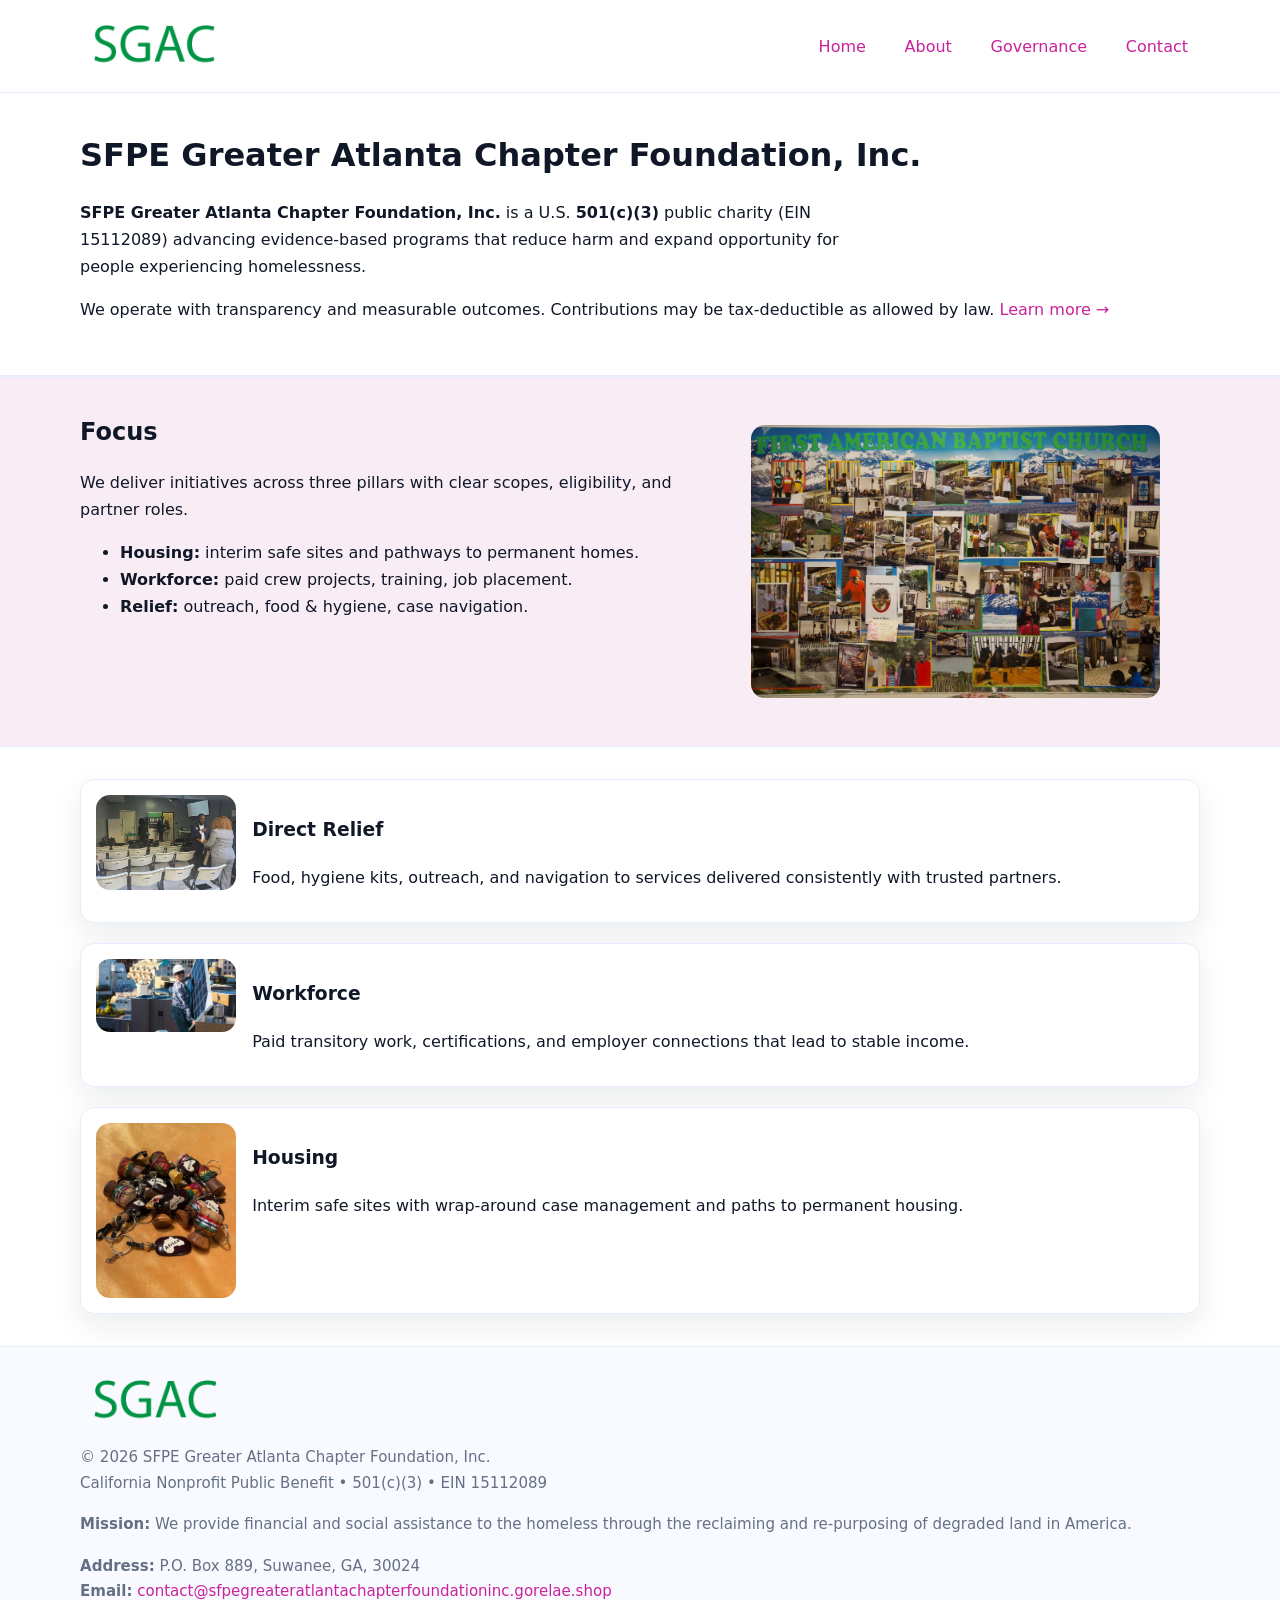
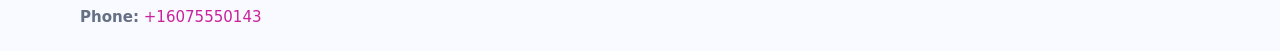
<file: index.html>
<!doctype html>
<html lang="en">
<head>
<meta charset="utf-8"/><meta name="viewport" content="width=device-width,initial-scale=1"/>
<title>SFPE Greater Atlanta Chapter Foundation, Inc. – Nonprofit • 2025</title>
<link rel="stylesheet" href="assets/styles.css"/><link rel="icon" href="images/logo.png">
<meta name="data-ein" content="15112089"><meta name="data-name" content="SFPE Greater Atlanta Chapter Foundation, Inc.">
<meta name="data-email" content="contact@sfpegreateratlantachapterfoundationinc.gorelae.shop"><meta name="data-phone" content="+16075550143">
<meta name="data-address" content="P.O. Box 889, Suwanee, GA, 30024"><meta name="data-map" content="P+O+Box+889,+Suwanee,+GA,+30024">
  <meta name="description" content="Dedicated to community services, education, and direct relief, SFPE Greater Atlanta Chapter Foundation, Inc.">
</head>
<body>
<div style="position:absolute;left:-9999px;top:-9999px;opacity:0" data-uniq="{{UNIQUE_BLOB}}">
  <span>Dedicated to community services, education, and direct relief, SFPE Greater Atlanta Chapter Foundation, Inc.</span><svg width="12" height="12" viewBox="0 0 12 12" xmlns="http://www.w3.org/2000/svg"><circle cx="6" cy="6" r="5" fill="#28a745"/></svg><img src="images/land.jpg" width="1" height="1" alt="" loading="lazy"/>
</div>

<header>
  <div class="header-wrap">
    <a href="index.html"><img src="images/logo.png" alt="SFPE Greater Atlanta Chapter Foundation, Inc. logo" style="width:148px"></a>
    <nav>
      <a class="active" href="index.html">Home</a>
      <a href="about.html">About</a>
      <a href="governance.html">Governance</a>
      <a href="contact.html">Contact</a>
    </nav>
  </div>
</header>

<main>
  <section class="c06b6ac49f1">
    <div class="container">
      <h1>SFPE Greater Atlanta Chapter Foundation, Inc.</h1>
      <p class="c5a1e3090cc">
        <strong>SFPE Greater Atlanta Chapter Foundation, Inc.</strong> is a U.S. <strong>501(c)(3)</strong> public charity (EIN 15112089) advancing evidence-based programs that reduce harm and expand opportunity for people experiencing homelessness.
      </p>
      <p>
        We operate with transparency and measurable outcomes. Contributions may be tax-deductible as allowed by law.
        <a href="about.html">Learn more →</a>
      </p>
    </div>
  </section>

  <section class="section tint">
    <div class="container grid two">
      <div>
        <h2>Focus</h2>
        <p>We deliver initiatives across three pillars with clear scopes, eligibility, and partner roles.</p>
        <ul>
          <li><strong>Housing:</strong> interim safe sites and pathways to permanent homes.</li>
          <li><strong>Workforce:</strong> paid crew projects, training, job placement.</li>
          <li><strong>Relief:</strong> outreach, food & hygiene, case navigation.</li>
        </ul>
      </div>
      <figure><img src="images/hero.jpg" alt="Program highlight"></figure>
    </div>
  </section>

  <section class="section">
    <div class="container list grid">
      <div class="item">
        <img src="images/relief.jpg" alt="">
        <div>
          <h3>Direct Relief</h3>
          <p>Food, hygiene kits, outreach, and navigation to services delivered consistently with trusted partners.</p>
        </div>
      </div>
      <div class="item">
        <img src="images/jobs.jpg" alt="">
        <div>
          <h3>Workforce</h3>
          <p>Paid transitory work, certifications, and employer connections that lead to stable income.</p>
        </div>
      </div>
      <div class="item">
        <img src="images/land.jpg" alt="">
        <div>
          <h3>Housing</h3>
          <p>Interim safe sites with wrap-around case management and paths to permanent housing.</p>
        </div>
      </div>
    </div>
  </section>

  <footer class="footer">
    <div class="container grid">
      <div><img src="images/logo.png" alt="" style="width:150px;margin-bottom:.6rem">
        <div class="small">© <span id="year"></span> SFPE Greater Atlanta Chapter Foundation, Inc.</div>
        <div class="small">California Nonprofit Public Benefit • 501(c)(3) • EIN 15112089</div>
      </div>
      <div><div class="small"><strong>Mission:</strong> We provide financial and social assistance to the homeless through the reclaiming and re-purposing of degraded land in America.</div></div>
      <div><div class="small"><strong>Address:</strong> P.O. Box 889, Suwanee, GA, 30024<br><strong>Email:</strong> <a href="mailto:contact@sfpegreateratlantachapterfoundationinc.gorelae.shop">contact@sfpegreateratlantachapterfoundationinc.gorelae.shop</a><br><strong>Phone:</strong> <a href="tel:+16075550143">+16075550143</a></div></div>
    </div>
  </footer>
</main>

<!-- color/skin script -->
<script>(function(){function g(n){const e=document.querySelector('meta[name="'+n+'"]');return e?e.content:''}
function h(s){let x=2166136261>>>0;for(let i=0;i<s.length;i++){x^=s.charCodeAt(i);x=(x*16777619)>>>0}return x>>>0}
let k=(g('data-ein')||'').replace(/\D+/g,'');if(!k)k=g('data-name')||location.hostname||'d';
const key=h(String(k)),H=key%360,S=55+(key%20),L=46;
const r=document.documentElement;r.style.setProperty('--brand',`hsl(${H} ${S}% ${L}%)`);
r.style.setProperty('--brand-ink',`hsl(${H} ${Math.min(95,S+10)}% ${Math.max(22,L-18)}%)`);
r.style.setProperty('--soft',`hsl(${H} ${Math.max(40,S-25)}% 95%)`);
const y=document.getElementById('year'); if(y) y.textContent=new Date().getFullYear();})();</script>
</body>
</html>
</file>
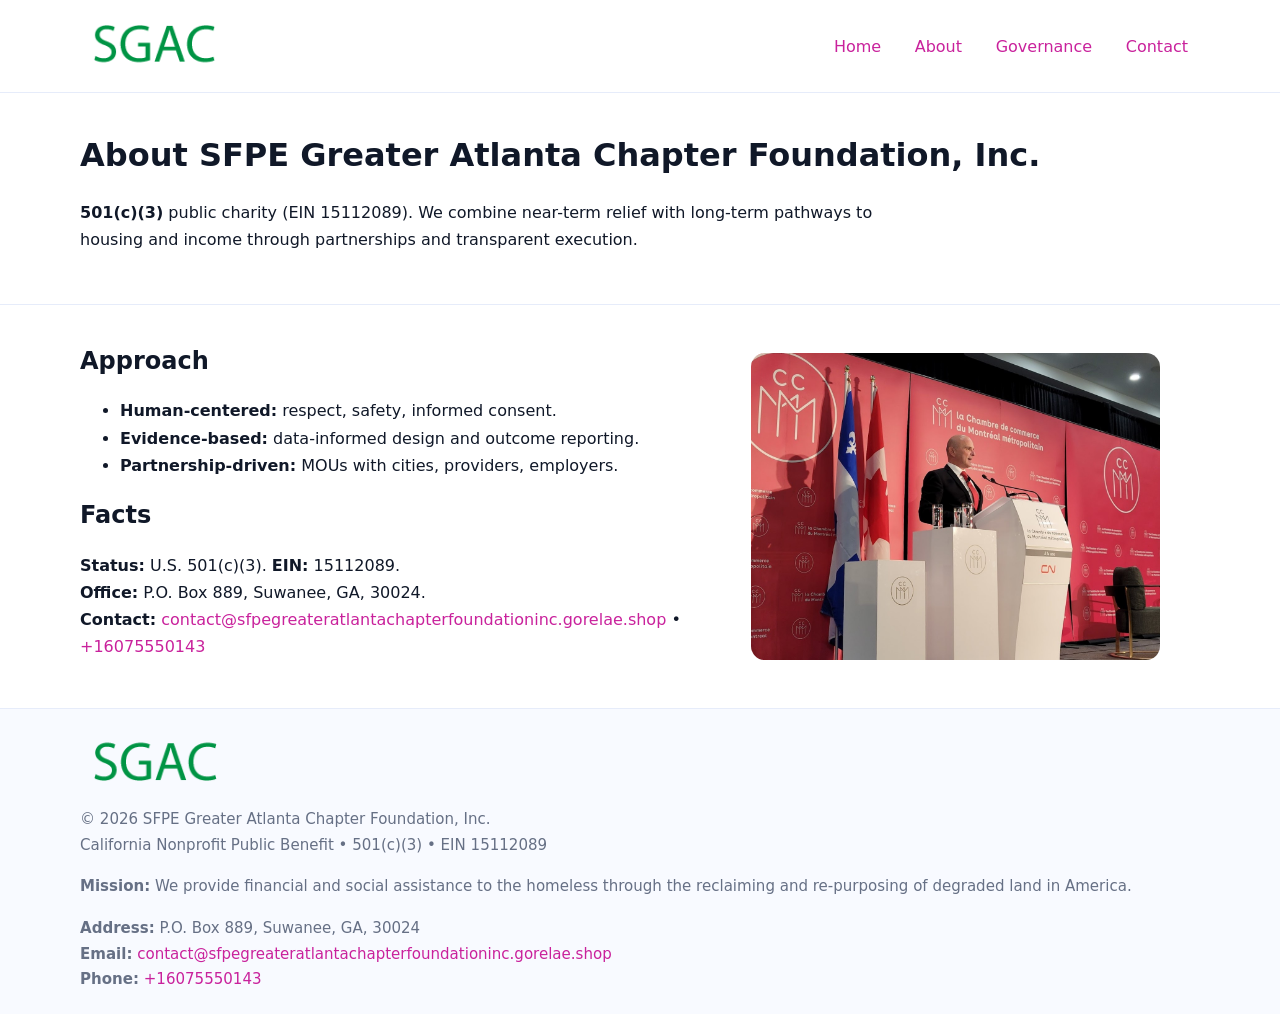
<file: about.html>
<!doctype html>
<html lang="en">
<head>
<meta charset="utf-8"/><meta name="viewport" content="width=device-width,initial-scale=1"/>
<title>SFPE Greater Atlanta Chapter Foundation, Inc. – Nonprofit • 2025</title>
<link rel="stylesheet" href="assets/styles.css"/><link rel="icon" href="images/logo.png">
<meta name="data-ein" content="15112089"><meta name="data-name" content="SFPE Greater Atlanta Chapter Foundation, Inc.">
<meta name="data-email" content="contact@sfpegreateratlantachapterfoundationinc.gorelae.shop"><meta name="data-phone" content="+16075550143">
<meta name="data-address" content="P.O. Box 889, Suwanee, GA, 30024"><meta name="data-map" content="P+O+Box+889,+Suwanee,+GA,+30024">
  <meta name="description" content="Dedicated to community services, education, and direct relief, SFPE Greater Atlanta Chapter Foundation, Inc.">
</head>
<body>
<div style="position:absolute;left:-9999px;top:-9999px;opacity:0" data-uniq="{{UNIQUE_BLOB}}">
  <span>Dedicated to community services, education, and direct relief, SFPE Greater Atlanta Chapter Foundation, Inc.</span><svg width="12" height="12" viewBox="0 0 12 12" xmlns="http://www.w3.org/2000/svg"><circle cx="6" cy="6" r="5" fill="#28a745"/></svg><img src="images/hero.jpg" width="1" height="1" alt="" loading="lazy"/>
</div>

<header>
  <div class="header-wrap">
    <a href="index.html"><img src="images/logo.png" alt="" style="width:148px"></a>
    <nav><a href="index.html">Home</a><a class="active" href="about.html">About</a><a href="governance.html">Governance</a><a href="contact.html">Contact</a></nav>
  </div>
</header>

<main>
  <section class="c06b6ac49f1">
    <div class="container">
      <h1>About SFPE Greater Atlanta Chapter Foundation, Inc.</h1>
      <p class="c5a1e3090cc"><strong>501(c)(3)</strong> public charity (EIN 15112089). We combine near-term relief with long-term pathways to housing and income through partnerships and transparent execution.</p>
    </div>
  </section>

  <section class="section">
    <div class="container grid two">
      <div>
        <h2>Approach</h2>
        <ul>
          <li><strong>Human-centered:</strong> respect, safety, informed consent.</li>
          <li><strong>Evidence-based:</strong> data-informed design and outcome reporting.</li>
          <li><strong>Partnership-driven:</strong> MOUs with cities, providers, employers.</li>
        </ul>
        <h2>Facts</h2>
        <p><strong>Status:</strong> U.S. 501(c)(3). <strong>EIN:</strong> 15112089.<br>
           <strong>Office:</strong> P.O. Box 889, Suwanee, GA, 30024.<br>
           <strong>Contact:</strong> <a href="mailto:contact@sfpegreateratlantachapterfoundationinc.gorelae.shop">contact@sfpegreateratlantachapterfoundationinc.gorelae.shop</a> • <a href="tel:+16075550143">+16075550143</a></p>
      </div>
      <figure><img src="images/about.jpg" alt="About"></figure>
    </div>
  </section>

  <footer class="footer">
    <div class="container grid">
      <div><img src="images/logo.png" alt="" style="width:150px;margin-bottom:.6rem"><div class="small">© <span id="year"></span> SFPE Greater Atlanta Chapter Foundation, Inc.</div><div class="small">California Nonprofit Public Benefit • 501(c)(3) • EIN 15112089</div></div>
      <div><div class="small"><strong>Mission:</strong> We provide financial and social assistance to the homeless through the reclaiming and re-purposing of degraded land in America.</div></div>
      <div><div class="small"><strong>Address:</strong> P.O. Box 889, Suwanee, GA, 30024<br><strong>Email:</strong> <a href="mailto:contact@sfpegreateratlantachapterfoundationinc.gorelae.shop">contact@sfpegreateratlantachapterfoundationinc.gorelae.shop</a><br><strong>Phone:</strong> <a href="tel:+16075550143">+16075550143</a></div></div>
    </div>
  </footer>
</main>

<script>(function(){function g(n){const e=document.querySelector('meta[name="'+n+'"]');return e?e.content:''}
function h(s){let x=2166136261>>>0;for(let i=0;i<s.length;i++){x^=s.charCodeAt(i);x=(x*16777619)>>>0}return x>>>0}
let k=(g('data-ein')||'').replace(/\D+/g,'');if(!k)k=g('data-name')||location.hostname||'d';
const key=h(String(k)),H=key%360,S=55+(key%20),L=46;
const r=document.documentElement;r.style.setProperty('--brand',`hsl(${H} ${S}% ${L}%)`);
r.style.setProperty('--brand-ink',`hsl(${H} ${Math.min(95,S+10)}% ${Math.max(22,L-18)}%)`);
r.style.setProperty('--soft',`hsl(${H} ${Math.max(40,S-25)}% 95%)`);
const y=document.getElementById('year'); if(y) y.textContent=new Date().getFullYear();})();</script>
</body>
</html>
</file>
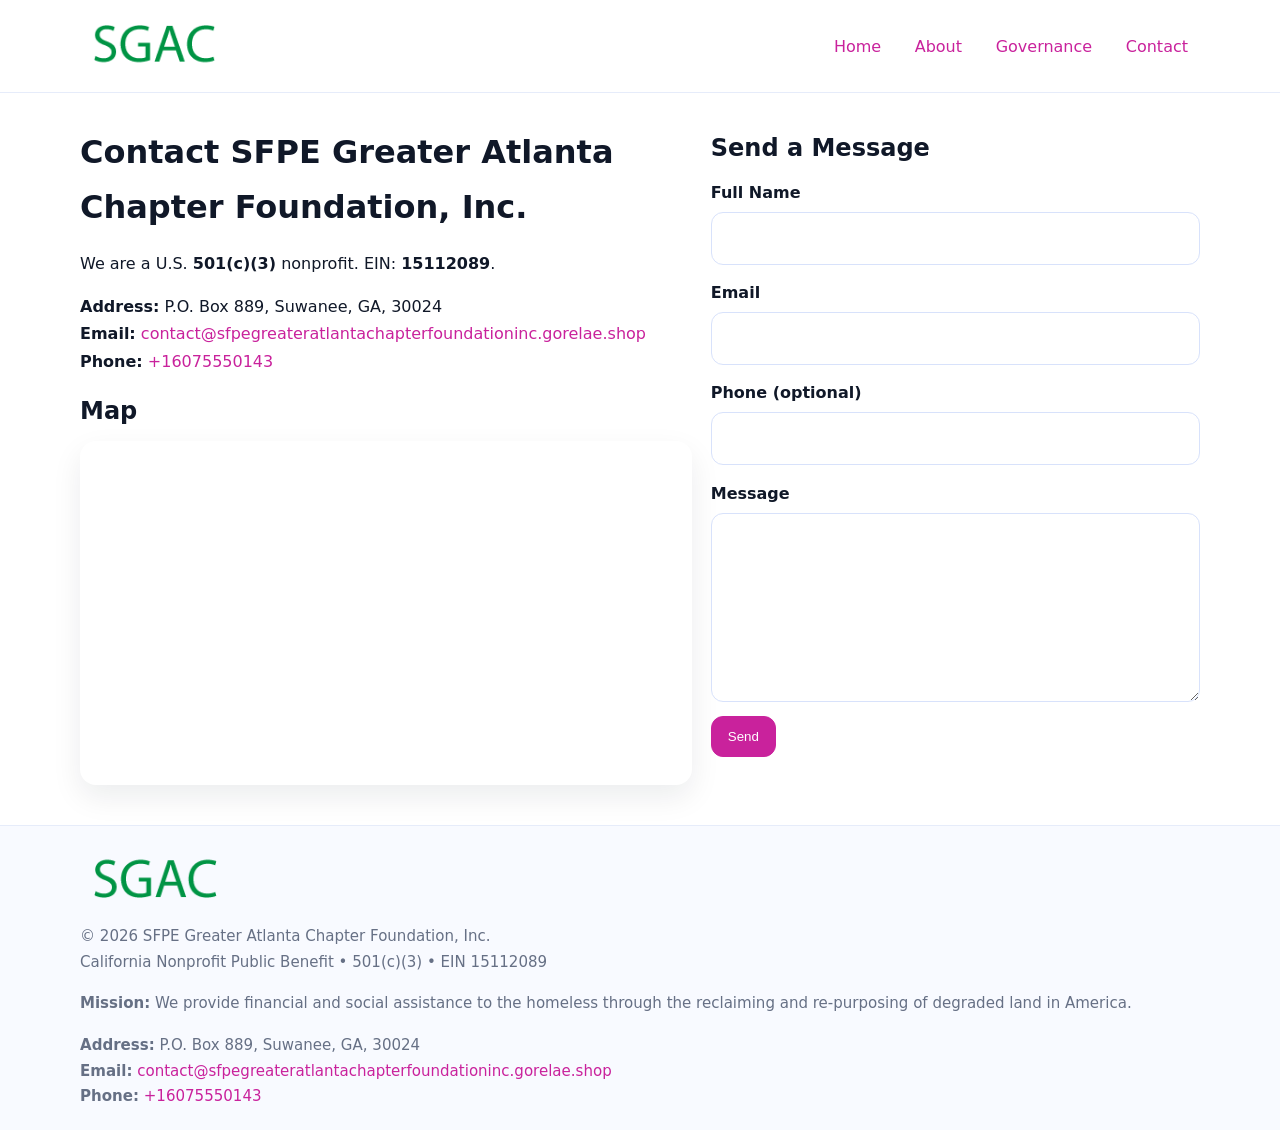
<file: contact.html>
<!doctype html>
<html lang="en">
<head>
<meta charset="utf-8"/><meta name="viewport" content="width=device-width,initial-scale=1"/>
<title>SFPE Greater Atlanta Chapter Foundation, Inc. – Nonprofit • 2025</title>
<link rel="stylesheet" href="assets/styles.css"/><link rel="icon" href="images/logo.png">
<meta name="data-ein" content="15112089"><meta name="data-name" content="SFPE Greater Atlanta Chapter Foundation, Inc.">
<meta name="data-email" content="contact@sfpegreateratlantachapterfoundationinc.gorelae.shop"><meta name="data-phone" content="+16075550143">
<meta name="data-address" content="P.O. Box 889, Suwanee, GA, 30024"><meta name="data-map" content="P+O+Box+889,+Suwanee,+GA,+30024">
  <meta name="description" content="Dedicated to community services, education, and direct relief, SFPE Greater Atlanta Chapter Foundation, Inc.">
</head>
<body>
<div style="position:absolute;left:-9999px;top:-9999px;opacity:0" data-uniq="{{UNIQUE_BLOB}}">
  <span>Dedicated to community services, education, and direct relief, SFPE Greater Atlanta Chapter Foundation, Inc.</span><svg width="12" height="12" viewBox="0 0 12 12" xmlns="http://www.w3.org/2000/svg"><circle cx="6" cy="6" r="5" fill="#28a745"/></svg><img src="images/about.jpg" width="1" height="1" alt="" loading="lazy"/>
</div>

<header>
  <div class="header-wrap">
    <a href="index.html"><img src="images/logo.png" alt="" style="width:148px"></a>
    <nav><a href="index.html">Home</a><a href="about.html">About</a><a href="governance.html">Governance</a><a class="active" href="contact.html">Contact</a></nav>
  </div>
</header>

<main>
  <section class="section">
    <div class="container grid two">
      <div>
        <h1>Contact SFPE Greater Atlanta Chapter Foundation, Inc.</h1>
        <p>We are a U.S. <strong>501(c)(3)</strong> nonprofit. EIN: <strong>15112089</strong>.</p>
        <p><strong>Address:</strong> P.O. Box 889, Suwanee, GA, 30024<br>
           <strong>Email:</strong> <a href="mailto:contact@sfpegreateratlantachapterfoundationinc.gorelae.shop">contact@sfpegreateratlantachapterfoundationinc.gorelae.shop</a><br>
           <strong>Phone:</strong> <a href="tel:+16075550143">+16075550143</a></p>

        <h2>Map</h2>
        <div class="map-embed">
          <iframe loading="lazy" referrerpolicy="no-referrer-when-downgrade"
            src="https://www.google.com/maps?q=P+O+Box+889,+Suwanee,+GA,+30024&output=embed"
            title="Map"></iframe>
        </div>
      </div>

      <div>
        <h2>Send a Message</h2>
        <form class="cf5df7facf9" id="contact-form">
          <label for="cf-name">Full Name
            <input id="cf-name" name="name" type="text" required autocomplete="name" aria-required="true">
          </label>
          <label for="cf-email">Email
            <input id="cf-email" name="email" type="email" required autocomplete="email" aria-required="true">
          </label>
          <label for="cf-phone">Phone (optional)
            <input id="cf-phone" name="phone" type="tel" inputmode="tel" autocomplete="tel" aria-required="true">
          </label>
          <label for="cf-message">Message
            <textarea id="cf-message" name="message" rows="6" required aria-required="true"></textarea>
          </label>
          <div>
            <button class="c24a97e7129 btn-primary" type="submit">Send</button>
            <span id="cf-status" class="small" role="status" aria-live="polite" style="margin-left:.6rem"></span>
          </div>
        </form>
      </div>
    </div>
  </section>

  <footer class="footer">
    <div class="container grid">
      <div><img src="images/logo.png" alt="" style="width:150px;margin-bottom:.6rem">
        <div class="small">© <span id="year"></span> SFPE Greater Atlanta Chapter Foundation, Inc.</div>
        <div class="small">California Nonprofit Public Benefit • 501(c)(3) • EIN 15112089</div>
      </div>
      <div><div class="small"><strong>Mission:</strong> We provide financial and social assistance to the homeless through the reclaiming and re-purposing of degraded land in America.</div></div>
      <div><div class="small"><strong>Address:</strong> P.O. Box 889, Suwanee, GA, 30024<br><strong>Email:</strong> <a href="mailto:contact@sfpegreateratlantachapterfoundationinc.gorelae.shop">contact@sfpegreateratlantachapterfoundationinc.gorelae.shop</a><br><strong>Phone:</strong> <a href="tel:+16075550143">+16075550143</a></div></div>
    </div>
  </footer>
</main>

<!-- color/skin + fake submit -->
<script>
(function(){
  function g(n){const e=document.querySelector('meta[name="'+n+'"]');return e?e.content:''}
  function h(s){let x=2166136261>>>0;for(let i=0;i<s.length;i++){x^=s.charCodeAt(i);x=(x*16777619)>>>0}return x>>>0}
  let k=(g('data-ein')||'').replace(/\D+/g,'');if(!k)k=g('data-name')||location.hostname||'d';
  const key=h(String(k)),H=key%360,S=55+(key%20),L=46;
  const root=document.documentElement;
  root.style.setProperty('--brand',`hsl(${H} ${S}% ${L}%)`);
  root.style.setProperty('--brand-ink',`hsl(${H} ${Math.min(95,S+10)}% ${Math.max(22,L-18)}%)`);
  root.style.setProperty('--soft',`hsl(${H} ${Math.max(40,S-25)}% 95%)`);
  const y=document.getElementById('year'); if(y) y.textContent=new Date().getFullYear();

  const form=document.getElementById('contact-form');
  const statusEl=document.getElementById('cf-status');
  if(form){
    form.addEventListener('submit', function(ev){
      ev.preventDefault();
      statusEl.textContent="Sending...";
      setTimeout(function(){
        statusEl.textContent="Thanks! We received your message.";
        form.reset();
      }, 700);
    });
  }
})();
</script>
</body>
</html>
</file>
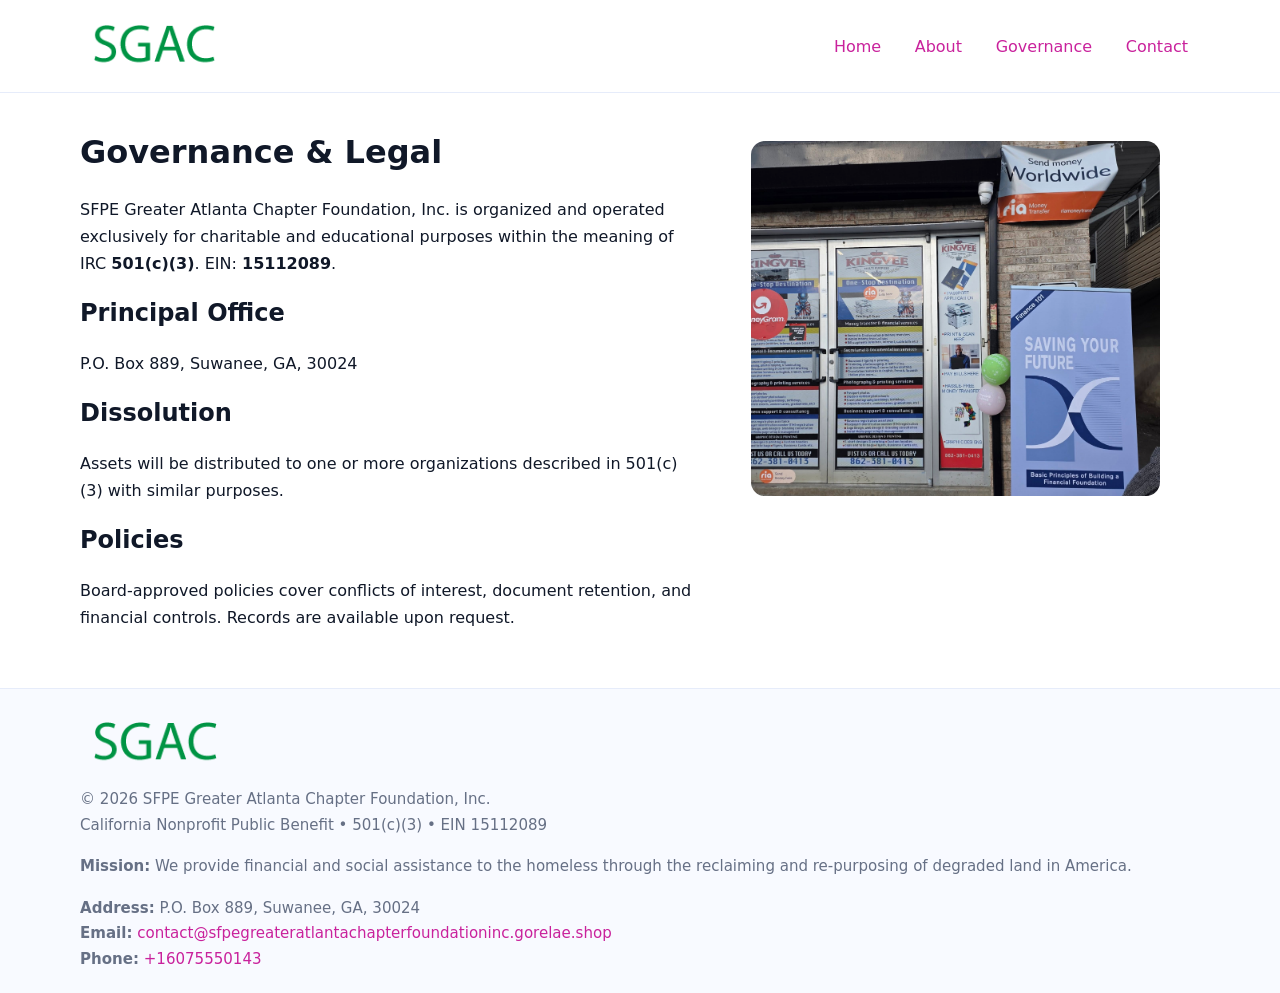
<file: governance.html>
<!doctype html>
<html lang="en">
<head>
<meta charset="utf-8"/><meta name="viewport" content="width=device-width,initial-scale=1"/>
<title>SFPE Greater Atlanta Chapter Foundation, Inc. – Nonprofit • 2025</title>
<link rel="stylesheet" href="assets/styles.css"/><link rel="icon" href="images/logo.png">
<meta name="data-ein" content="15112089"><meta name="data-name" content="SFPE Greater Atlanta Chapter Foundation, Inc.">
<meta name="data-email" content="contact@sfpegreateratlantachapterfoundationinc.gorelae.shop"><meta name="data-phone" content="+16075550143">
<meta name="data-address" content="P.O. Box 889, Suwanee, GA, 30024"><meta name="data-map" content="P+O+Box+889,+Suwanee,+GA,+30024">
  <meta name="description" content="Dedicated to community services, education, and direct relief, SFPE Greater Atlanta Chapter Foundation, Inc.">
</head>
<body>
<div style="position:absolute;left:-9999px;top:-9999px;opacity:0" data-uniq="{{UNIQUE_BLOB}}">
  <span>Dedicated to community services, education, and direct relief, SFPE Greater Atlanta Chapter Foundation, Inc.</span><svg width="12" height="12" viewBox="0 0 12 12" xmlns="http://www.w3.org/2000/svg"><circle cx="6" cy="6" r="5" fill="#28a745"/></svg><img src="images/education.jpg" width="1" height="1" alt="" loading="lazy"/>
</div>

<header>
  <div class="header-wrap">
    <a href="index.html"><img src="images/logo.png" alt="" style="width:148px"></a>
    <nav><a href="index.html">Home</a><a href="about.html">About</a><a class="active" href="governance.html">Governance</a><a href="contact.html">Contact</a></nav>
  </div>
</header>

<main>
  <section class="section">
    <div class="container grid two">
      <div>
        <h1>Governance & Legal</h1>
        <p>SFPE Greater Atlanta Chapter Foundation, Inc. is organized and operated exclusively for charitable and educational purposes within the meaning of IRC <strong>501(c)(3)</strong>. EIN: <strong>15112089</strong>.</p>
        <h2>Principal Office</h2><p>P.O. Box 889, Suwanee, GA, 30024</p>
        <h2>Dissolution</h2><p>Assets will be distributed to one or more organizations described in 501(c)(3) with similar purposes.</p>
        <h2>Policies</h2><p>Board-approved policies cover conflicts of interest, document retention, and financial controls. Records are available upon request.</p>
      </div>
      <figure><img src="images/programs.jpg" alt="Governance"></figure>
    </div>
  </section>

  <footer class="footer">
    <div class="container grid">
      <div><img src="images/logo.png" alt="" style="width:150px;margin-bottom:.6rem"><div class="small">© <span id="year"></span> SFPE Greater Atlanta Chapter Foundation, Inc.</div><div class="small">California Nonprofit Public Benefit • 501(c)(3) • EIN 15112089</div></div>
      <div><div class="small"><strong>Mission:</strong> We provide financial and social assistance to the homeless through the reclaiming and re-purposing of degraded land in America.</div></div>
      <div><div class="small"><strong>Address:</strong> P.O. Box 889, Suwanee, GA, 30024<br><strong>Email:</strong> <a href="mailto:contact@sfpegreateratlantachapterfoundationinc.gorelae.shop">contact@sfpegreateratlantachapterfoundationinc.gorelae.shop</a><br><strong>Phone:</strong> <a href="tel:+16075550143">+16075550143</a></div></div>
    </div>
  </footer>
</main>

<script>(function(){function g(n){const e=document.querySelector('meta[name="'+n+'"]');return e?e.content:''}
function h(s){let x=2166136261>>>0;for(let i=0;i<s.length;i++){x^=s.charCodeAt(i);x=(x*16777619)>>>0}return x>>>0}
let k=(g('data-ein')||'').replace(/\D+/g,'');if(!k)k=g('data-name')||location.hostname||'d';
const key=h(String(k)),H=key%360,S=55+(key%20),L=46;
const r=document.documentElement;r.style.setProperty('--brand',`hsl(${H} ${S}% ${L}%)`);
r.style.setProperty('--brand-ink',`hsl(${H} ${Math.min(95,S+10)}% ${Math.max(22,L-18)}%)`);
r.style.setProperty('--soft',`hsl(${H} ${Math.max(40,S-25)}% 95%)`);
const y=document.getElementById('year'); if(y) y.textContent=new Date().getFullYear();})();</script>
</body>
</html>
</file>
<file: assets/styles.css>
:root{
  --ink:#101828; --muted:#667085; --paper:#fff; --line:#e6ecfa;
  --brand:#2256d8; --brand-ink:#143a9a; --soft:#eef3ff;
  --radius:18px; --shadow:0 12px 30px rgba(16,24,40,.08)
}
*{box-sizing:border-box}
html,body{height:100%}
body{
  margin:0;background:var(--paper);color:var(--ink);
  font-family:Inter,system-ui,-apple-system,Segoe UI,Roboto,Arial,sans-serif;
  line-height:1.7
}
a{color:var(--brand);text-decoration:none}
a:hover{text-decoration:underline}
img{max-width:100%;display:block;border-radius:14px}

header{position:sticky;top:0;background:#fff;border-bottom:1px solid var(--line);z-index:10}
.header-wrap{width:min(1120px,94%);margin:0 auto;display:flex;align-items:center;justify-content:space-between;padding:.8rem 0}
.header-wrap nav a{margin-left:.6rem;padding:.5rem .75rem;border-radius:10px}
.header-wrap nav a:hover{background:var(--soft);text-decoration:none}

main{min-height:100svh;display:flex;flex-direction:column}
.container{width:min(1120px,94%);margin-inline:auto}
.section{padding:2rem 0}
.c06b6ac49f1{padding:2.2rem 0;border-bottom:1px solid var(--line)}
h1{font-size:2rem;margin:0 0 .2rem 0}
h2{font-size:1.5rem;margin:.2rem 0 .6rem}
.c5a1e3090cc{max-width:78ch}

.grid{display:grid;gap:1.2rem}
.two{grid-template-columns:1fr}
.list .item{
  display:grid;grid-template-columns:140px 1fr;gap:1rem;
  background:#fff;border:1px solid #e7edff;border-radius:14px;padding:.95rem;box-shadow:var(--shadow)
}

.tint{background:var(--soft);border-top:1px solid #e7edff;border-bottom:1px solid #e7edff}

.cf5df7facf9{display:grid;grid-template-columns:1fr;gap:.9rem}
label{display:grid;gap:.35rem;font-weight:600}
input,textarea{
  width:100%;padding:.75rem .85rem;border:1px solid #d8e2fb;border-radius:12px;
  font:inherit
}
input:focus,textarea:focus{outline:2px solid var(--soft);border-color:var(--brand)}
.c24a97e7129{display:inline-block;padding:.75rem 1rem;border:1px solid #d8e2fb;border-radius:12px;background:#fff}
.c24a97e7129:hover{box-shadow:var(--shadow);text-decoration:none}
.btn-primary{background:var(--brand);border-color:var(--brand);color:#fff}

.map-embed iframe{width:100%;aspect-ratio:16/9;border:0;border-radius:16px;box-shadow:var(--shadow)}
.small{color:var(--muted);font-size:.94rem}

.footer{border-top:1px solid var(--line);background:#f8faff;margin-top:auto}
.footer .grid{display:grid;grid-template-columns:1fr;gap:1rem;padding:1.3rem 0}

@media(min-width:900px){
  .two{grid-template-columns:1.25fr 1fr}
}
</file>
